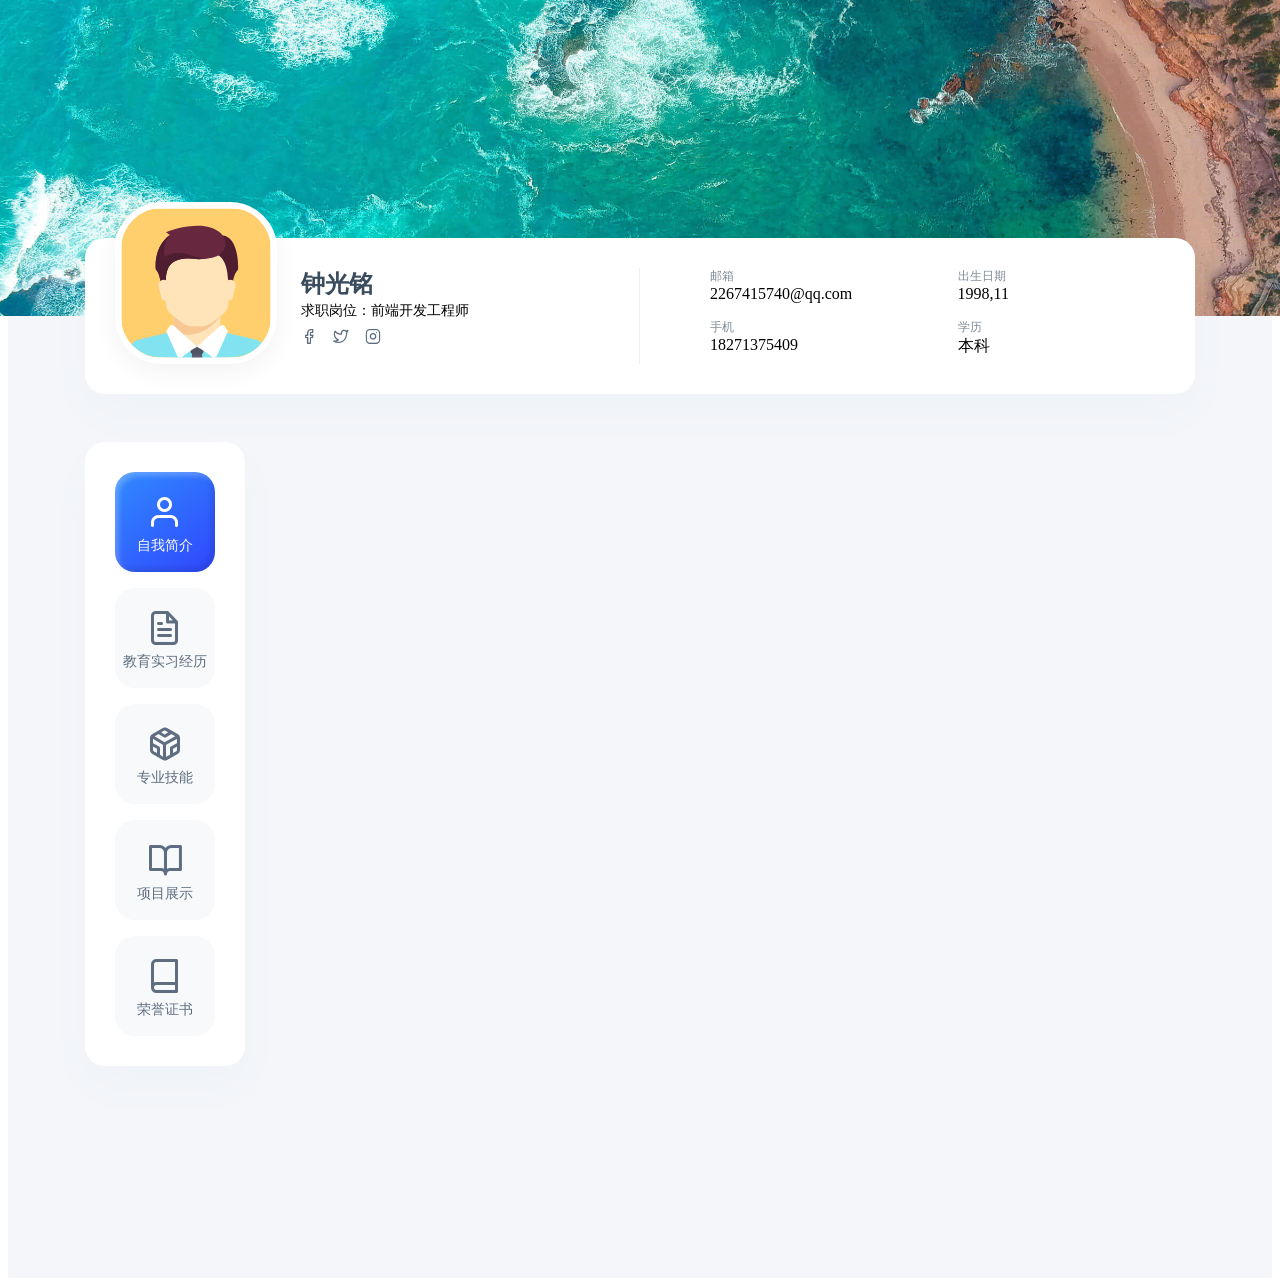
<file: index.html>
<!DOCTYPE html>
<html lang="en">

<head>
  <meta charset="UTF-8" />
  <link rel="icon" href="/favicon.ico" />
  <meta name="viewport" content="width=device-width, initial-scale=1.0" />
  <title>Vite App</title>
  <script type="module" crossorigin src="/assets/index.e894bb2a.js"></script>
  <link rel="stylesheet" href="/assets/index.efef4ab5.css">
  <script type="module">try{import.meta.url;import("_").catch(()=>1);}catch(e){}window.__vite_is_modern_browser=true;</script>
  <script type="module">!function(){if(window.__vite_is_modern_browser)return;console.warn("vite: loading legacy build because dynamic import or import.meta.url is unsupported, syntax error above should be ignored");var e=document.getElementById("vite-legacy-polyfill"),n=document.createElement("script");n.src=e.src,n.onload=function(){System.import(document.getElementById('vite-legacy-entry').getAttribute('data-src'))},document.body.appendChild(n)}();</script>
</head>

<body>
  <div id="app"></div>
  
  <script nomodule>!function(){var e=document,t=e.createElement("script");if(!("noModule"in t)&&"onbeforeload"in t){var n=!1;e.addEventListener("beforeload",(function(e){if(e.target===t)n=!0;else if(!e.target.hasAttribute("nomodule")||!n)return;e.preventDefault()}),!0),t.type="module",t.src=".",e.head.appendChild(t),t.remove()}}();</script>
  <script nomodule crossorigin id="vite-legacy-polyfill" src="/assets/polyfills-legacy.195058c6.js"></script>
  <script nomodule crossorigin id="vite-legacy-entry" data-src="/assets/index-legacy.654cb5c0.js">System.import(document.getElementById('vite-legacy-entry').getAttribute('data-src'))</script>
</body>

</html>
</file>
